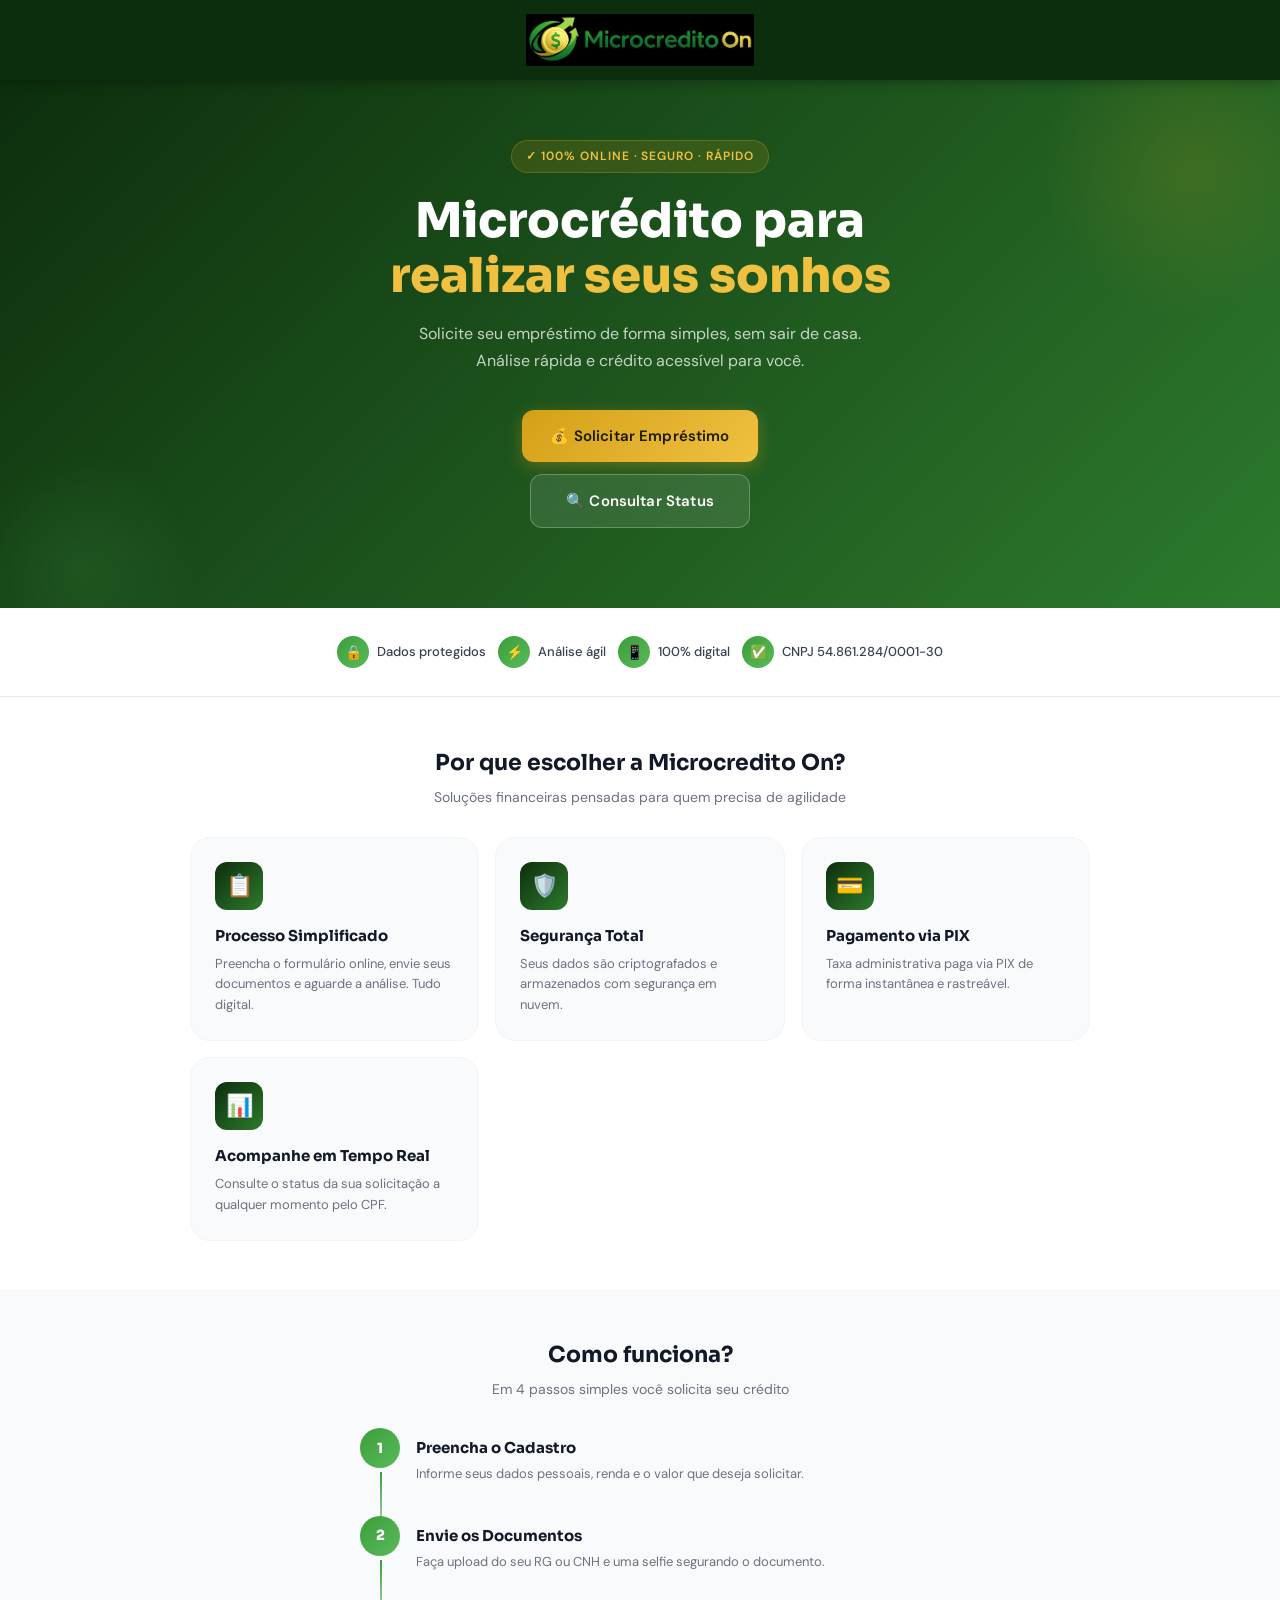
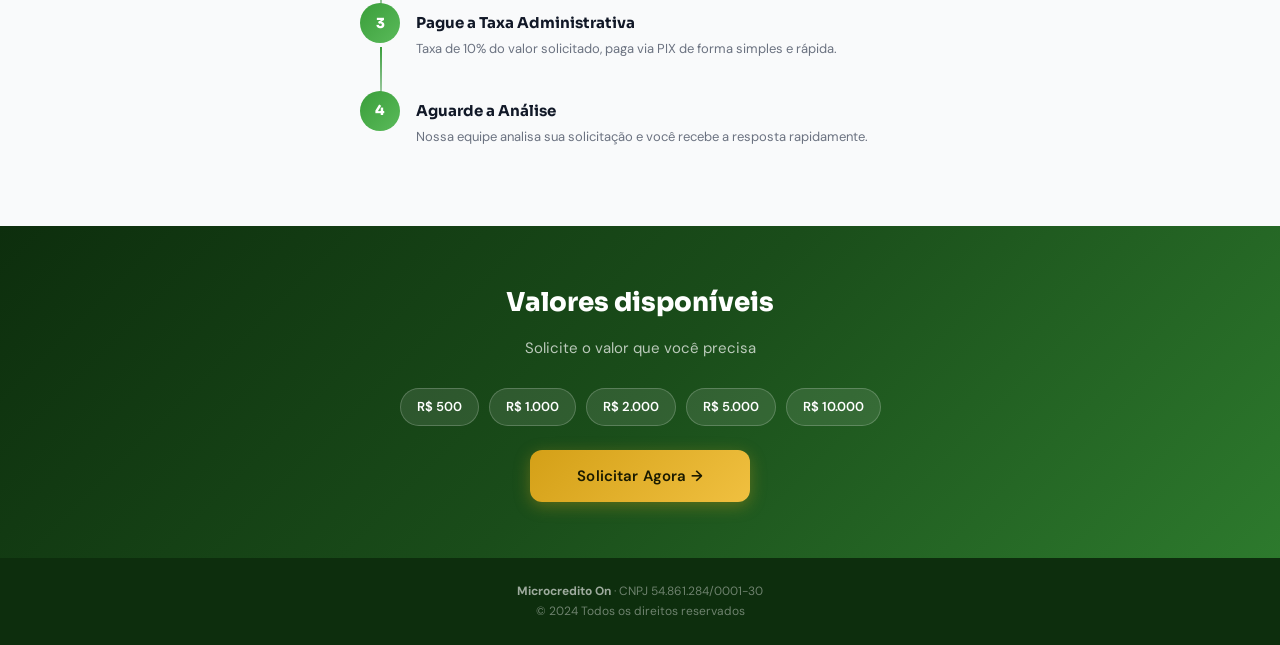
<file: index.html>
<!DOCTYPE html>
<html lang="pt-BR">
<head>
  <meta charset="UTF-8">
  <meta name="viewport" content="width=device-width, initial-scale=1.0">
  <title>Microcredito On — Crédito Rápido e Seguro</title>
  <meta name="description" content="Solicite seu microcrédito online de forma rápida, segura e sem burocracia. Microcredito On.">
  <link rel="stylesheet" href="css/styles.css">
  <style>
    .features-section { padding: 48px 20px; background: white; }
    .features-grid {
      display: grid;
      grid-template-columns: repeat(auto-fit, minmax(240px, 1fr));
      gap: 16px;
      max-width: 900px;
      margin: 0 auto;
    }
    .feature-card {
      background: var(--gray-50);
      border-radius: var(--radius-lg);
      padding: 24px;
      border: 1px solid var(--gray-100);
      transition: all 0.2s;
    }
    .feature-card:hover {
      border-color: var(--green-light);
      box-shadow: var(--shadow);
      transform: translateY(-2px);
    }
    .feature-icon {
      width: 48px; height: 48px;
      background: linear-gradient(135deg, #0d2e0d, #2d7a2d);
      border-radius: var(--radius);
      display: flex; align-items: center; justify-content: center;
      font-size: 22px;
      margin-bottom: 14px;
    }
    .feature-title {
      font-family: 'Sora', sans-serif;
      font-size: 15px;
      font-weight: 700;
      color: var(--gray-900);
      margin-bottom: 6px;
    }
    .feature-text { font-size: 13px; color: var(--gray-500); line-height: 1.6; }

    .how-section { padding: 48px 20px; background: var(--gray-50); }
    .steps-list {
      max-width: 560px;
      margin: 0 auto;
      display: flex;
      flex-direction: column;
      gap: 0;
    }
    .how-step {
      display: flex;
      gap: 16px;
      align-items: flex-start;
      position: relative;
    }
    .how-step::after {
      content: '';
      position: absolute;
      left: 20px;
      top: 44px;
      width: 2px;
      height: calc(100% - 8px);
      background: linear-gradient(to bottom, var(--green-main), var(--gray-200));
    }
    .how-step:last-child::after { display: none; }
    .how-step-num {
      width: 40px; height: 40px;
      background: linear-gradient(135deg, var(--green-main), var(--green-light));
      border-radius: 50%;
      display: flex; align-items: center; justify-content: center;
      font-family: 'Sora', sans-serif;
      font-weight: 800;
      color: white;
      font-size: 14px;
      flex-shrink: 0;
      z-index: 1;
    }
    .how-step-body { padding: 8px 0 32px; }
    .how-step-title {
      font-family: 'Sora', sans-serif;
      font-size: 15px;
      font-weight: 700;
      color: var(--gray-900);
      margin-bottom: 4px;
    }
    .how-step-text { font-size: 13px; color: var(--gray-500); line-height: 1.5; }

    .cta-section {
      background: linear-gradient(135deg, #0d2e0d, #1a4d1a, #2d7a2d);
      padding: 56px 20px;
      text-align: center;
    }
    .cta-section h2 {
      font-family: 'Sora', sans-serif;
      font-size: 26px;
      font-weight: 800;
      color: white;
      margin-bottom: 12px;
    }
    .cta-section p { color: rgba(255,255,255,0.7); margin-bottom: 28px; font-size: 15px; }

    .amount-preview {
      display: flex;
      gap: 10px;
      justify-content: center;
      flex-wrap: wrap;
      margin-bottom: 24px;
    }
    .amount-chip {
      background: rgba(255,255,255,0.1);
      border: 1px solid rgba(255,255,255,0.2);
      color: white;
      padding: 8px 16px;
      border-radius: 100px;
      font-size: 13px;
      font-weight: 600;
    }
  </style>
</head>
<body>
  <header class="site-header">
    <img src="assets/logo.png" alt="Microcredito On" class="logo">
  </header>

  <!-- Hero -->
  <section class="hero">
    <div class="hero-badge">✓ 100% Online · Seguro · Rápido</div>
    <h1>Microcrédito para<br><span>realizar seus sonhos</span></h1>
    <p>Solicite seu empréstimo de forma simples, sem sair de casa. Análise rápida e crédito acessível para você.</p>
    <div class="hero-actions">
      <a href="cadastro.html" class="btn btn-primary animate-in">
        💰 Solicitar Empréstimo
      </a>
      <a href="status.html" class="btn btn-secondary animate-in delay-1">
        🔍 Consultar Status
      </a>
    </div>
  </section>

  <!-- Trust -->
  <div class="trust-section">
    <div class="trust-item">
      <div class="trust-icon">🔒</div>
      <span>Dados protegidos</span>
    </div>
    <div class="trust-item">
      <div class="trust-icon">⚡</div>
      <span>Análise ágil</span>
    </div>
    <div class="trust-item">
      <div class="trust-icon">📱</div>
      <span>100% digital</span>
    </div>
    <div class="trust-item">
      <div class="trust-icon">✅</div>
      <span>CNPJ 54.861.284/0001-30</span>
    </div>
  </div>

  <!-- Features -->
  <section class="features-section">
    <div class="section-header">
      <h2>Por que escolher a Microcredito On?</h2>
      <p>Soluções financeiras pensadas para quem precisa de agilidade</p>
    </div>
    <div class="features-grid">
      <div class="feature-card">
        <div class="feature-icon">📋</div>
        <div class="feature-title">Processo Simplificado</div>
        <div class="feature-text">Preencha o formulário online, envie seus documentos e aguarde a análise. Tudo digital.</div>
      </div>
      <div class="feature-card">
        <div class="feature-icon">🛡️</div>
        <div class="feature-title">Segurança Total</div>
        <div class="feature-text">Seus dados são criptografados e armazenados com segurança em nuvem.</div>
      </div>
      <div class="feature-card">
        <div class="feature-icon">💳</div>
        <div class="feature-title">Pagamento via PIX</div>
        <div class="feature-text">Taxa administrativa paga via PIX de forma instantânea e rastreável.</div>
      </div>
      <div class="feature-card">
        <div class="feature-icon">📊</div>
        <div class="feature-title">Acompanhe em Tempo Real</div>
        <div class="feature-text">Consulte o status da sua solicitação a qualquer momento pelo CPF.</div>
      </div>
    </div>
  </section>

  <!-- How it works -->
  <section class="how-section">
    <div class="section-header">
      <h2>Como funciona?</h2>
      <p>Em 4 passos simples você solicita seu crédito</p>
    </div>
    <div class="steps-list">
      <div class="how-step">
        <div class="how-step-num">1</div>
        <div class="how-step-body">
          <div class="how-step-title">Preencha o Cadastro</div>
          <div class="how-step-text">Informe seus dados pessoais, renda e o valor que deseja solicitar.</div>
        </div>
      </div>
      <div class="how-step">
        <div class="how-step-num">2</div>
        <div class="how-step-body">
          <div class="how-step-title">Envie os Documentos</div>
          <div class="how-step-text">Faça upload do seu RG ou CNH e uma selfie segurando o documento.</div>
        </div>
      </div>
      <div class="how-step">
        <div class="how-step-num">3</div>
        <div class="how-step-body">
          <div class="how-step-title">Pague a Taxa Administrativa</div>
          <div class="how-step-text">Taxa de 10% do valor solicitado, paga via PIX de forma simples e rápida.</div>
        </div>
      </div>
      <div class="how-step">
        <div class="how-step-num">4</div>
        <div class="how-step-body">
          <div class="how-step-title">Aguarde a Análise</div>
          <div class="how-step-text">Nossa equipe analisa sua solicitação e você recebe a resposta rapidamente.</div>
        </div>
      </div>
    </div>
  </section>

  <!-- Amounts preview -->
  <section class="cta-section">
    <h2>Valores disponíveis</h2>
    <p>Solicite o valor que você precisa</p>
    <div class="amount-preview">
      <span class="amount-chip">R$ 500</span>
      <span class="amount-chip">R$ 1.000</span>
      <span class="amount-chip">R$ 2.000</span>
      <span class="amount-chip">R$ 5.000</span>
      <span class="amount-chip">R$ 10.000</span>
    </div>
    <a href="cadastro.html" class="btn btn-primary">Solicitar Agora →</a>
  </section>

  <footer class="site-footer">
    <strong>Microcredito On</strong> · CNPJ 54.861.284/0001-30<br>
    © 2024 Todos os direitos reservados
  </footer>
</body>
</html>
</file>
<file: css/styles.css>
@import url('https://fonts.googleapis.com/css2?family=Sora:wght@300;400;500;600;700;800&family=DM+Sans:ital,opsz,wght@0,9..40,300;0,9..40,400;0,9..40,500;0,9..40,600;1,9..40,400&display=swap');

:root {
  --green-dark: #1a4d1a;
  --green-mid: #2d7a2d;
  --green-main: #3a9e3a;
  --green-light: #5aba5a;
  --gold: #d4a017;
  --gold-light: #f0c040;
  --gold-pale: #fff8e1;
  --white: #ffffff;
  --gray-50: #f9fafb;
  --gray-100: #f3f4f6;
  --gray-200: #e5e7eb;
  --gray-300: #d1d5db;
  --gray-400: #9ca3af;
  --gray-500: #6b7280;
  --gray-700: #374151;
  --gray-900: #111827;
  --red: #dc2626;
  --red-light: #fee2e2;
  --shadow-sm: 0 1px 3px rgba(0,0,0,0.08);
  --shadow: 0 4px 16px rgba(0,0,0,0.10);
  --shadow-lg: 0 8px 32px rgba(0,0,0,0.14);
  --shadow-xl: 0 16px 48px rgba(0,0,0,0.16);
  --radius: 12px;
  --radius-lg: 20px;
  --radius-xl: 28px;
}

*, *::before, *::after { box-sizing: border-box; margin: 0; padding: 0; }

html { scroll-behavior: smooth; }

body {
  font-family: 'DM Sans', sans-serif;
  background: var(--gray-50);
  color: var(--gray-900);
  min-height: 100vh;
  font-size: 15px;
  line-height: 1.6;
}

/* ===== HEADER ===== */
.site-header {
  background: #0d2e0d;
  padding: 14px 20px;
  display: flex;
  align-items: center;
  justify-content: center;
  box-shadow: 0 2px 12px rgba(0,0,0,0.3);
  position: sticky;
  top: 0;
  z-index: 100;
}
.site-header img.logo {
  height: 52px;
  width: auto;
  object-fit: contain;
}

/* ===== HERO ===== */
.hero {
  background: linear-gradient(135deg, #0d2e0d 0%, #1a4d1a 40%, #2d7a2d 100%);
  padding: 60px 20px 80px;
  text-align: center;
  position: relative;
  overflow: hidden;
}
.hero::before {
  content: '';
  position: absolute;
  top: -60px; right: -60px;
  width: 300px; height: 300px;
  background: radial-gradient(circle, rgba(212,160,23,0.15) 0%, transparent 70%);
  border-radius: 50%;
}
.hero::after {
  content: '';
  position: absolute;
  bottom: -80px; left: -40px;
  width: 240px; height: 240px;
  background: radial-gradient(circle, rgba(90,186,90,0.12) 0%, transparent 70%);
  border-radius: 50%;
}
.hero-badge {
  display: inline-flex;
  align-items: center;
  gap: 6px;
  background: rgba(212,160,23,0.15);
  border: 1px solid rgba(212,160,23,0.3);
  color: var(--gold-light);
  font-size: 12px;
  font-weight: 600;
  letter-spacing: 0.08em;
  text-transform: uppercase;
  padding: 6px 14px;
  border-radius: 100px;
  margin-bottom: 20px;
}
.hero h1 {
  font-family: 'Sora', sans-serif;
  font-size: clamp(28px, 6vw, 48px);
  font-weight: 800;
  color: var(--white);
  line-height: 1.15;
  margin-bottom: 16px;
}
.hero h1 span { color: var(--gold-light); }
.hero p {
  font-size: 16px;
  color: rgba(255,255,255,0.75);
  max-width: 480px;
  margin: 0 auto 36px;
  line-height: 1.7;
}
.hero-actions {
  display: flex;
  flex-direction: column;
  gap: 12px;
  align-items: center;
}

/* ===== BUTTONS ===== */
.btn {
  display: inline-flex;
  align-items: center;
  justify-content: center;
  gap: 8px;
  padding: 14px 28px;
  border-radius: var(--radius);
  font-family: 'DM Sans', sans-serif;
  font-size: 15px;
  font-weight: 600;
  border: none;
  cursor: pointer;
  text-decoration: none;
  transition: all 0.2s ease;
  min-width: 220px;
  letter-spacing: 0.01em;
}
.btn-primary {
  background: linear-gradient(135deg, var(--gold) 0%, var(--gold-light) 100%);
  color: #1a1a00;
  box-shadow: 0 4px 16px rgba(212,160,23,0.35);
}
.btn-primary:hover {
  transform: translateY(-2px);
  box-shadow: 0 8px 24px rgba(212,160,23,0.45);
}
.btn-secondary {
  background: rgba(255,255,255,0.1);
  color: var(--white);
  border: 1.5px solid rgba(255,255,255,0.25);
  backdrop-filter: blur(8px);
}
.btn-secondary:hover {
  background: rgba(255,255,255,0.18);
  border-color: rgba(255,255,255,0.4);
  transform: translateY(-2px);
}
.btn-green {
  background: linear-gradient(135deg, var(--green-main) 0%, var(--green-light) 100%);
  color: var(--white);
  box-shadow: 0 4px 16px rgba(58,158,58,0.35);
}
.btn-green:hover {
  transform: translateY(-2px);
  box-shadow: 0 8px 24px rgba(58,158,58,0.45);
}
.btn-outline {
  background: transparent;
  color: var(--green-main);
  border: 2px solid var(--green-main);
}
.btn-outline:hover {
  background: var(--green-main);
  color: white;
  transform: translateY(-2px);
}
.btn-danger {
  background: var(--red);
  color: white;
}
.btn-danger:hover { background: #b91c1c; }
.btn-full { width: 100%; min-width: unset; }
.btn:disabled { opacity: 0.6; cursor: not-allowed; transform: none !important; }

/* ===== TRUST SECTION ===== */
.trust-section {
  background: white;
  padding: 28px 20px;
  display: flex;
  justify-content: center;
  gap: 12px;
  flex-wrap: wrap;
  border-bottom: 1px solid var(--gray-200);
}
.trust-item {
  display: flex;
  align-items: center;
  gap: 8px;
  font-size: 13px;
  font-weight: 500;
  color: var(--gray-700);
}
.trust-icon {
  width: 32px; height: 32px;
  background: linear-gradient(135deg, var(--green-main), var(--green-light));
  border-radius: 50%;
  display: flex; align-items: center; justify-content: center;
  font-size: 14px;
  flex-shrink: 0;
}

/* ===== MAIN CONTAINER ===== */
.container {
  max-width: 600px;
  margin: 0 auto;
  padding: 0 16px;
}
.page-content {
  padding: 32px 0 60px;
}

/* ===== CARDS ===== */
.card {
  background: white;
  border-radius: var(--radius-lg);
  box-shadow: var(--shadow);
  overflow: hidden;
}
.card-header {
  padding: 24px 24px 0;
}
.card-body { padding: 24px; }
.card-title {
  font-family: 'Sora', sans-serif;
  font-size: 20px;
  font-weight: 700;
  color: var(--gray-900);
  margin-bottom: 6px;
}
.card-subtitle {
  font-size: 14px;
  color: var(--gray-500);
  margin-bottom: 24px;
}

/* ===== SECTION HEADER ===== */
.section-header {
  text-align: center;
  margin-bottom: 28px;
}
.section-header h2 {
  font-family: 'Sora', sans-serif;
  font-size: 22px;
  font-weight: 700;
  color: var(--gray-900);
  margin-bottom: 6px;
}
.section-header p { font-size: 14px; color: var(--gray-500); }

/* ===== PROGRESS STEPS ===== */
.progress-steps {
  display: flex;
  align-items: center;
  justify-content: center;
  gap: 0;
  margin-bottom: 32px;
  padding: 20px;
  background: white;
  border-bottom: 1px solid var(--gray-100);
}
.step {
  display: flex;
  flex-direction: column;
  align-items: center;
  gap: 4px;
  position: relative;
}
.step-dot {
  width: 32px; height: 32px;
  border-radius: 50%;
  background: var(--gray-200);
  display: flex; align-items: center; justify-content: center;
  font-size: 12px;
  font-weight: 700;
  color: var(--gray-400);
  transition: all 0.3s;
}
.step.active .step-dot {
  background: linear-gradient(135deg, var(--green-main), var(--green-light));
  color: white;
  box-shadow: 0 2px 8px rgba(58,158,58,0.4);
}
.step.done .step-dot {
  background: var(--green-dark);
  color: white;
}
.step-label {
  font-size: 10px;
  font-weight: 600;
  color: var(--gray-400);
  text-transform: uppercase;
  letter-spacing: 0.05em;
  white-space: nowrap;
}
.step.active .step-label { color: var(--green-main); }
.step-line {
  width: 40px; height: 2px;
  background: var(--gray-200);
  margin-bottom: 16px;
}
.step-line.done { background: var(--green-main); }

/* ===== FORM ===== */
.form-group {
  margin-bottom: 18px;
}
.form-label {
  display: block;
  font-size: 13px;
  font-weight: 600;
  color: var(--gray-700);
  margin-bottom: 6px;
  letter-spacing: 0.01em;
}
.form-label span.req { color: var(--red); }
.form-control {
  width: 100%;
  padding: 12px 14px;
  border: 1.5px solid var(--gray-200);
  border-radius: var(--radius);
  font-family: 'DM Sans', sans-serif;
  font-size: 15px;
  color: var(--gray-900);
  background: var(--gray-50);
  transition: all 0.2s;
  outline: none;
}
.form-control:focus {
  border-color: var(--green-main);
  background: white;
  box-shadow: 0 0 0 3px rgba(58,158,58,0.12);
}
.form-control.error { border-color: var(--red); }
.form-error {
  font-size: 12px;
  color: var(--red);
  margin-top: 4px;
  display: none;
}
.form-error.show { display: block; }
.form-hint {
  font-size: 12px;
  color: var(--gray-400);
  margin-top: 4px;
}
.form-row {
  display: grid;
  grid-template-columns: 1fr 1fr;
  gap: 12px;
}

/* ===== FILE UPLOAD ===== */
.upload-area {
  border: 2px dashed var(--gray-300);
  border-radius: var(--radius);
  padding: 24px;
  text-align: center;
  cursor: pointer;
  transition: all 0.2s;
  background: var(--gray-50);
  position: relative;
}
.upload-area:hover, .upload-area.drag-over {
  border-color: var(--green-main);
  background: rgba(58,158,58,0.04);
}
.upload-area input[type="file"] {
  position: absolute; inset: 0;
  opacity: 0; cursor: pointer;
  width: 100%; height: 100%;
}
.upload-icon { font-size: 28px; margin-bottom: 8px; }
.upload-text {
  font-size: 13px;
  font-weight: 600;
  color: var(--gray-700);
  margin-bottom: 4px;
}
.upload-hint { font-size: 12px; color: var(--gray-400); }
.upload-preview {
  display: none;
  align-items: center;
  gap: 10px;
  margin-top: 10px;
  padding: 10px 14px;
  background: rgba(58,158,58,0.08);
  border-radius: var(--radius);
  border: 1px solid rgba(58,158,58,0.2);
}
.upload-preview.show { display: flex; }
.upload-preview-name {
  font-size: 13px;
  font-weight: 500;
  color: var(--green-dark);
  overflow: hidden;
  text-overflow: ellipsis;
  white-space: nowrap;
}

/* ===== ALERT ===== */
.alert {
  padding: 14px 16px;
  border-radius: var(--radius);
  font-size: 14px;
  font-weight: 500;
  display: flex;
  align-items: flex-start;
  gap: 10px;
  margin-bottom: 18px;
}
.alert-warning {
  background: #fffbeb;
  border: 1px solid #fcd34d;
  color: #92400e;
}
.alert-error {
  background: var(--red-light);
  border: 1px solid #fca5a5;
  color: var(--red);
}
.alert-success {
  background: #f0fdf4;
  border: 1px solid #86efac;
  color: #166534;
}
.alert-info {
  background: #eff6ff;
  border: 1px solid #93c5fd;
  color: #1d4ed8;
}

/* ===== TAXA BOX ===== */
.taxa-box {
  background: linear-gradient(135deg, #0d2e0d, #1a4d1a);
  border-radius: var(--radius-lg);
  padding: 28px;
  text-align: center;
  color: white;
  margin-bottom: 20px;
}
.taxa-label {
  font-size: 12px;
  font-weight: 600;
  letter-spacing: 0.08em;
  text-transform: uppercase;
  color: rgba(255,255,255,0.6);
  margin-bottom: 6px;
}
.taxa-value {
  font-family: 'Sora', sans-serif;
  font-size: 42px;
  font-weight: 800;
  color: var(--gold-light);
  line-height: 1;
  margin-bottom: 4px;
}
.taxa-note { font-size: 13px; color: rgba(255,255,255,0.5); }

/* ===== PIX SECTION ===== */
.pix-card {
  background: white;
  border-radius: var(--radius-lg);
  border: 2px solid var(--gray-100);
  overflow: hidden;
  margin-bottom: 20px;
}
.pix-card-header {
  background: linear-gradient(135deg, #0d2e0d, #2d7a2d);
  padding: 16px 20px;
  display: flex;
  align-items: center;
  gap: 10px;
}
.pix-card-header span {
  font-family: 'Sora', sans-serif;
  font-size: 15px;
  font-weight: 700;
  color: white;
}
.pix-card-body { padding: 24px; }
.qr-wrapper {
  display: flex;
  justify-content: center;
  margin-bottom: 20px;
}
.qr-wrapper img {
  width: 180px; height: 180px;
  border-radius: var(--radius);
  border: 3px solid var(--gray-100);
}
.pix-key-box {
  background: var(--gray-50);
  border: 1.5px solid var(--gray-200);
  border-radius: var(--radius);
  padding: 14px;
  display: flex;
  align-items: center;
  justify-content: space-between;
  gap: 10px;
}
.pix-key-value {
  font-family: monospace;
  font-size: 12px;
  color: var(--gray-700);
  word-break: break-all;
  flex: 1;
}
.copy-btn {
  background: var(--green-main);
  color: white;
  border: none;
  border-radius: 8px;
  padding: 8px 14px;
  font-size: 12px;
  font-weight: 600;
  cursor: pointer;
  white-space: nowrap;
  transition: all 0.2s;
}
.copy-btn:hover { background: var(--green-dark); }

/* ===== STATUS PAGE ===== */
.status-card {
  background: white;
  border-radius: var(--radius-lg);
  box-shadow: var(--shadow);
  overflow: hidden;
}
.status-header {
  padding: 24px;
  background: linear-gradient(135deg, #0d2e0d, #1a4d1a);
  text-align: center;
  color: white;
}
.status-badge {
  display: inline-flex;
  align-items: center;
  gap: 6px;
  padding: 8px 18px;
  border-radius: 100px;
  font-size: 13px;
  font-weight: 700;
  letter-spacing: 0.03em;
  text-transform: uppercase;
}
.status-pendente { background: rgba(251,191,36,0.2); color: #fbbf24; border: 1px solid rgba(251,191,36,0.3); }
.status-taxa_pendente { background: rgba(251,146,60,0.2); color: #fb923c; border: 1px solid rgba(251,146,60,0.3); }
.status-em_analise { background: rgba(59,130,246,0.2); color: #60a5fa; border: 1px solid rgba(59,130,246,0.3); }
.status-aprovado { background: rgba(34,197,94,0.2); color: #4ade80; border: 1px solid rgba(34,197,94,0.3); }
.status-reprovado { background: rgba(239,68,68,0.2); color: #f87171; border: 1px solid rgba(239,68,68,0.3); }

/* ===== INFO LIST ===== */
.info-list { list-style: none; }
.info-item {
  display: flex;
  justify-content: space-between;
  align-items: flex-start;
  padding: 14px 0;
  border-bottom: 1px solid var(--gray-100);
  gap: 12px;
}
.info-item:last-child { border-bottom: none; }
.info-key {
  font-size: 13px;
  color: var(--gray-500);
  font-weight: 500;
}
.info-value {
  font-size: 14px;
  font-weight: 600;
  color: var(--gray-900);
  text-align: right;
}

/* ===== ADMIN TABLE ===== */
.admin-table-wrapper {
  overflow-x: auto;
  border-radius: var(--radius-lg);
  box-shadow: var(--shadow);
}
table {
  width: 100%;
  border-collapse: collapse;
  background: white;
}
thead { background: #0d2e0d; }
thead th {
  padding: 14px 16px;
  text-align: left;
  font-size: 12px;
  font-weight: 700;
  color: rgba(255,255,255,0.7);
  text-transform: uppercase;
  letter-spacing: 0.06em;
  white-space: nowrap;
}
tbody tr {
  border-bottom: 1px solid var(--gray-100);
  transition: background 0.15s;
}
tbody tr:hover { background: var(--gray-50); }
tbody td {
  padding: 14px 16px;
  font-size: 14px;
  color: var(--gray-700);
  vertical-align: middle;
}

/* ===== ADMIN HEADER ===== */
.admin-header {
  background: #0d2e0d;
  padding: 16px 24px;
  display: flex;
  align-items: center;
  justify-content: space-between;
}
.admin-header img { height: 40px; }
.admin-nav { display: flex; align-items: center; gap: 12px; }
.admin-user { font-size: 13px; color: rgba(255,255,255,0.7); }

/* ===== MODAL ===== */
.modal-overlay {
  position: fixed; inset: 0;
  background: rgba(0,0,0,0.6);
  backdrop-filter: blur(4px);
  z-index: 1000;
  display: none;
  align-items: center;
  justify-content: center;
  padding: 16px;
}
.modal-overlay.open { display: flex; }
.modal {
  background: white;
  border-radius: var(--radius-xl);
  width: 100%;
  max-width: 560px;
  max-height: 90vh;
  overflow-y: auto;
  box-shadow: var(--shadow-xl);
}
.modal-header {
  padding: 24px 24px 0;
  display: flex;
  justify-content: space-between;
  align-items: flex-start;
}
.modal-title {
  font-family: 'Sora', sans-serif;
  font-size: 18px;
  font-weight: 700;
}
.modal-close {
  background: none; border: none; cursor: pointer;
  font-size: 22px; color: var(--gray-400);
  line-height: 1;
  padding: 4px;
}
.modal-body { padding: 20px 24px 24px; }

/* ===== SPINNER ===== */
.spinner {
  width: 18px; height: 18px;
  border: 2px solid rgba(255,255,255,0.3);
  border-top-color: white;
  border-radius: 50%;
  animation: spin 0.6s linear infinite;
  display: inline-block;
}
@keyframes spin { to { transform: rotate(360deg); } }

/* ===== FOOTER ===== */
.site-footer {
  background: #0d2e0d;
  padding: 24px 20px;
  text-align: center;
  color: rgba(255,255,255,0.4);
  font-size: 12px;
  margin-top: auto;
}
.site-footer strong { color: rgba(255,255,255,0.6); }

/* ===== STATS ROW ===== */
.stats-row {
  display: grid;
  grid-template-columns: repeat(auto-fit, minmax(140px, 1fr));
  gap: 12px;
  margin-bottom: 24px;
}
.stat-card {
  background: white;
  border-radius: var(--radius-lg);
  padding: 18px;
  box-shadow: var(--shadow-sm);
  border: 1px solid var(--gray-100);
}
.stat-number {
  font-family: 'Sora', sans-serif;
  font-size: 28px;
  font-weight: 800;
  color: var(--green-main);
  line-height: 1;
  margin-bottom: 4px;
}
.stat-label { font-size: 12px; color: var(--gray-500); font-weight: 500; }

/* ===== MISC ===== */
.divider {
  border: none;
  border-top: 1px solid var(--gray-100);
  margin: 20px 0;
}
.text-center { text-align: center; }
.text-muted { color: var(--gray-500); font-size: 13px; }
.mt-4 { margin-top: 16px; }
.mt-6 { margin-top: 24px; }
.mb-4 { margin-bottom: 16px; }
.gap-2 { gap: 8px; }
.flex { display: flex; }
.items-center { align-items: center; }
.justify-between { justify-content: space-between; }
.doc-link {
  color: var(--green-main);
  font-size: 13px;
  font-weight: 500;
  text-decoration: underline;
  cursor: pointer;
}

/* ===== LOGIN ===== */
.login-wrapper {
  min-height: 100vh;
  background: linear-gradient(135deg, #0d2e0d 0%, #1a4d1a 60%, #2d7a2d 100%);
  display: flex;
  align-items: center;
  justify-content: center;
  padding: 20px;
}
.login-card {
  background: white;
  border-radius: var(--radius-xl);
  padding: 40px 32px;
  width: 100%;
  max-width: 420px;
  box-shadow: var(--shadow-xl);
}
.login-logo { text-align: center; margin-bottom: 28px; }
.login-logo img { height: 52px; }

/* ===== ANIMATIONS ===== */
@keyframes fadeInUp {
  from { opacity: 0; transform: translateY(16px); }
  to { opacity: 1; transform: translateY(0); }
}
.animate-in {
  animation: fadeInUp 0.4s ease forwards;
}
.delay-1 { animation-delay: 0.1s; opacity: 0; }
.delay-2 { animation-delay: 0.2s; opacity: 0; }
.delay-3 { animation-delay: 0.3s; opacity: 0; }

/* ===== RESPONSIVE ===== */
@media (max-width: 480px) {
  .form-row { grid-template-columns: 1fr; }
  .progress-steps { gap: 0; }
  .step-line { width: 24px; }
  .hero { padding: 40px 16px 56px; }
  .card-body { padding: 18px; }
  .stats-row { grid-template-columns: 1fr 1fr; }
}
</file>
